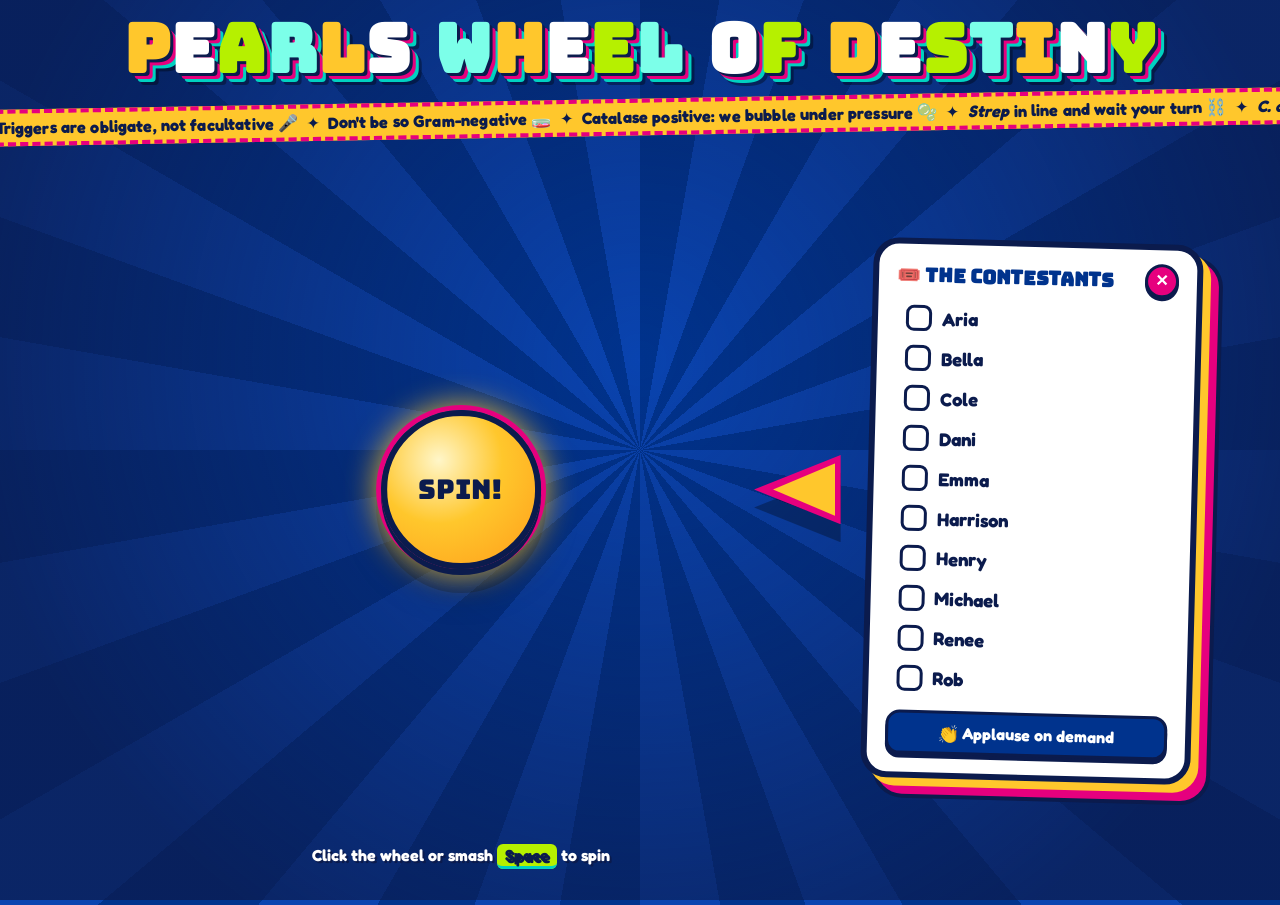
<file: index.html>
<!doctype html>
<html lang="en">
<head>
<meta charset="utf-8">
<meta name="viewport" content="width=device-width, initial-scale=1">
<title>PEARLS Wheel of Destiny</title>
<link rel="icon" href="data:image/svg+xml,<svg xmlns='http://www.w3.org/2000/svg' viewBox='0 0 100 100'><text y='.9em' font-size='90'>🎡</text></svg>">
<link rel="preconnect" href="https://fonts.googleapis.com">
<link rel="preconnect" href="https://fonts.gstatic.com" crossorigin>
<link href="https://fonts.googleapis.com/css2?family=Bungee&family=Bungee+Shade&family=Fredoka:wght@500;700&display=swap" rel="stylesheet">
<link rel="stylesheet" href="style.css?v=202611222313">
</head>
<body>
<header>
  <h1 id="title" aria-label="PEARLS Wheel of Destiny">PEARLS WHEEL OF DESTINY</h1>
  <div class="marquee" aria-hidden="true"><div class="marquee-inner"></div></div>
</header>

<main>
  <section class="stage">
    <div class="wheel-wrap" id="wheelWrap">
      <canvas id="wheel" aria-label="Spinning wheel of classmates"></canvas>
      <button id="spin" class="hub" type="button">SPIN!</button>
      <div class="pointer" id="pointer" aria-hidden="true"></div>
    </div>
    <p class="hint">Click the wheel or smash <kbd>Space</kbd> to spin</p>
  </section>

  <aside class="panel" id="panel">
    <div class="panel-head">
      <h2>🎟️ The Contestants</h2>
      <button type="button" id="hidePanel" aria-label="Hide the names panel" title="Hide panel">✕</button>
    </div>
    <fieldset id="list"></fieldset>
    <div class="buttons">
      <button type="button" id="clapBtn">👏 Applause on demand</button>
    </div>
  </aside>
</main>

<button type="button" id="showPanel" aria-label="Show the names panel">🎟️ Names</button>

<div id="banner" hidden aria-live="assertive"><p class="big" id="bannerBig"></p><p class="vs" id="bannerVs"></p></div>

<div class="modal" id="modal" hidden role="dialog" aria-modal="true" aria-labelledby="winnerName">
  <div class="burst" aria-hidden="true"></div>
  <div class="card" id="card">
    <p class="hype" id="hype">THE WHEEL HAS SPOKEN!</p>
    <div class="winner-row">
      <span class="clap" aria-hidden="true">👏</span>
      <p class="winner" id="winnerName"></p>
      <span class="clap flip" aria-hidden="true">👏</span>
    </div>
    <p class="sub" id="sub"></p>
    <button type="button" id="remove" class="primary">Remove &amp; carry on 🎤</button>
    <button type="button" id="keep" class="ghost">Oops — keep them on the wheel</button>
  </div>
</div>

<canvas id="confetti" aria-hidden="true"></canvas>
<div id="rain" aria-hidden="true"></div>
<script src="app.js?v=202611222313"></script>
</body>
</html>
</file>
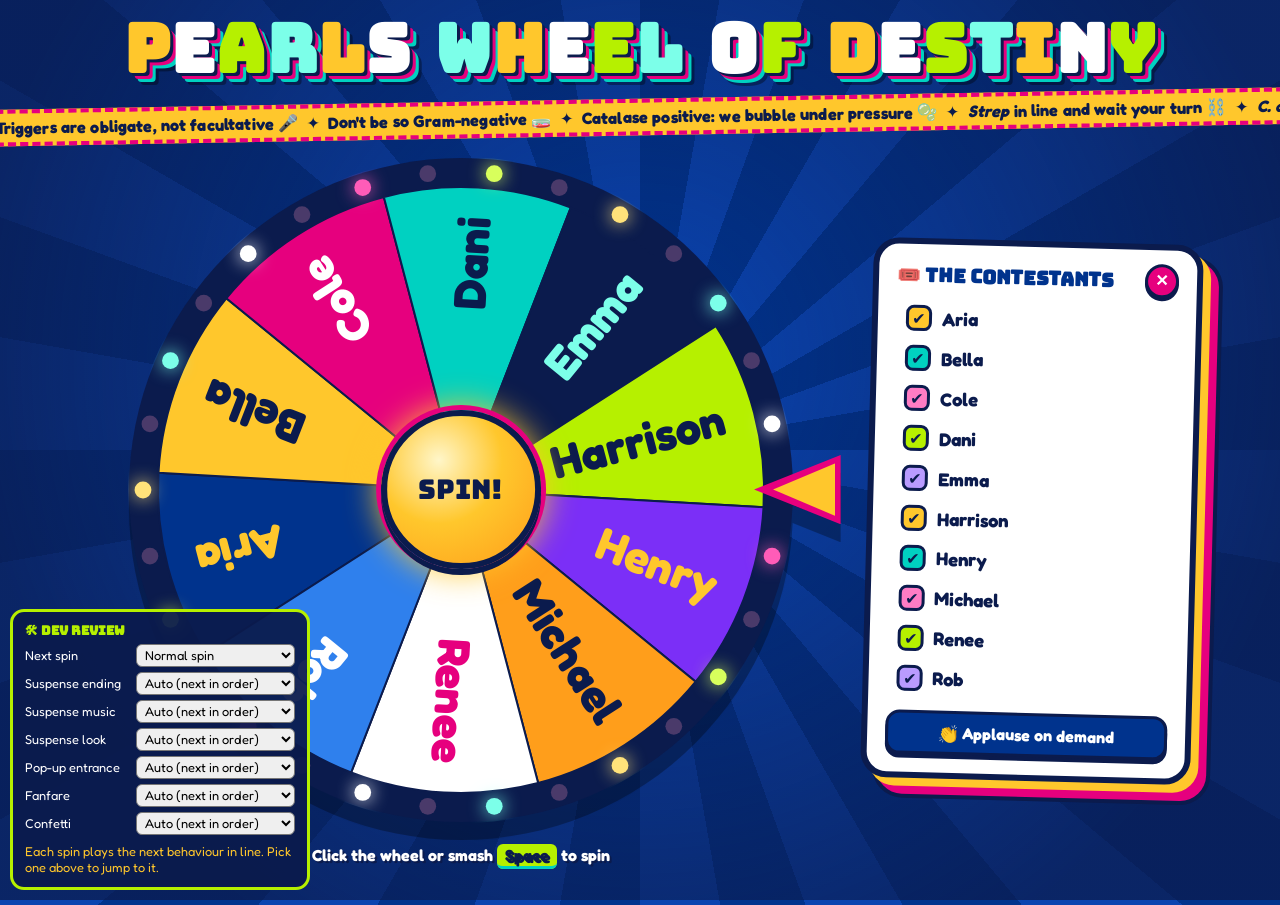
<file: dev/index.html>
<!doctype html>
<html lang="en" data-dev>
<head>
<meta charset="utf-8">
<meta name="viewport" content="width=device-width, initial-scale=1">
<title>PEARLS Wheel — dev review</title>
<meta name="robots" content="noindex">
<link rel="icon" href="data:image/svg+xml,<svg xmlns='http://www.w3.org/2000/svg' viewBox='0 0 100 100'><text y='.9em' font-size='90'>🎡</text></svg>">
<link rel="preconnect" href="https://fonts.googleapis.com">
<link rel="preconnect" href="https://fonts.gstatic.com" crossorigin>
<link href="https://fonts.googleapis.com/css2?family=Bungee&family=Bungee+Shade&family=Fredoka:wght@500;700&display=swap" rel="stylesheet">
<link rel="stylesheet" href="../style.css?v=202611222313">
</head>
<body>
<header>
  <h1 id="title" aria-label="PEARLS Wheel of Destiny">PEARLS WHEEL OF DESTINY</h1>
  <div class="marquee" aria-hidden="true"><div class="marquee-inner"></div></div>
</header>

<main>
  <section class="stage">
    <div class="wheel-wrap" id="wheelWrap">
      <canvas id="wheel" aria-label="Spinning wheel of classmates"></canvas>
      <button id="spin" class="hub" type="button">SPIN!</button>
      <div class="pointer" id="pointer" aria-hidden="true"></div>
    </div>
    <p class="hint">Click the wheel or smash <kbd>Space</kbd> to spin</p>
  </section>

  <aside class="panel" id="panel">
    <div class="panel-head">
      <h2>🎟️ The Contestants</h2>
      <button type="button" id="hidePanel" aria-label="Hide the names panel" title="Hide panel">✕</button>
    </div>
    <fieldset id="list"></fieldset>
    <div class="buttons">
      <button type="button" id="clapBtn">👏 Applause on demand</button>
    </div>
  </aside>
</main>

<button type="button" id="showPanel" aria-label="Show the names panel">🎟️ Names</button>

<div id="banner" hidden aria-live="assertive"><p class="big" id="bannerBig"></p><p class="vs" id="bannerVs"></p></div>

<div class="modal" id="modal" hidden role="dialog" aria-modal="true" aria-labelledby="winnerName">
  <div class="burst" aria-hidden="true"></div>
  <div class="card" id="card">
    <p class="hype" id="hype">THE WHEEL HAS SPOKEN!</p>
    <div class="winner-row">
      <span class="clap" aria-hidden="true">👏</span>
      <p class="winner" id="winnerName"></p>
      <span class="clap flip" aria-hidden="true">👏</span>
    </div>
    <p class="sub" id="sub"></p>
    <button type="button" id="remove" class="primary">Remove &amp; carry on 🎤</button>
    <button type="button" id="keep" class="ghost">Oops — keep them on the wheel</button>
  </div>
</div>

<canvas id="confetti" aria-hidden="true"></canvas>
<div id="rain" aria-hidden="true"></div>
<script src="../app.js?v=202611222313"></script>
</body>
</html>
</file>
<file: style.css>
:root {
  --blue: #00338D;
  --navy: #0B1B4D;
  --gold: #FFC72C;
  --orange: #FF9E1B;
  --sky: #2F80ED;
  --pink: #E6007E;
  --teal: #00D1C1;
  --lime: #B6F000;
  --purple: #7B2FF7;
  --white: #fff;
}
* { box-sizing: border-box; }
[hidden] { display: none !important; }
html, body { margin: 0; min-height: 100%; }
body {
  font-family: 'Fredoka', system-ui, sans-serif;
  color: var(--white);
  background: var(--navy);
  overflow-x: hidden;
}
/* rotating sunburst backdrop */
body::before {
  content: '';
  position: fixed;
  top: 50%; left: 50%;
  width: 300vmax; height: 300vmax;
  margin: -150vmax 0 0 -150vmax;
  background: repeating-conic-gradient(#00338D 0 10deg, #0a44b0 10deg 20deg);
  animation: spin 90s linear infinite;
  z-index: -2;
}
body::after {
  content: '';
  position: fixed; inset: 0;
  background: radial-gradient(circle at 50% 40%, transparent 0, rgba(11,27,77,.75) 80%);
  z-index: -1;
  pointer-events: none;
}
body.party::before {
  background: repeating-conic-gradient(#00338D 0 10deg, #FFC72C 10deg 20deg, #E6007E 20deg 30deg, #00D1C1 30deg 40deg, #7B2FF7 40deg 50deg, #B6F000 50deg 60deg);
  animation-duration: 6s;
}
@keyframes spin { to { transform: rotate(360deg); } }

/* ---------- header ---------- */
header { text-align: center; padding: 14px 8px 0; }
h1 {
  font-family: 'Bungee', sans-serif;
  font-size: clamp(1.7rem, 5.6vw, 4.2rem);
  margin: 0;
  line-height: 1.05;
  color: var(--gold);
  text-shadow: 3px 3px 0 var(--navy), 6px 6px 0 var(--pink), 9px 9px 0 var(--teal), 12px 12px 0 rgba(0,0,0,.35);
  letter-spacing: .02em;
}
h1 span { display: inline-block; animation: bop 1.2s ease-in-out infinite; }
h1 span:nth-child(4n+2) { color: var(--white); }
h1 span:nth-child(4n+3) { color: var(--lime); }
h1 span:nth-child(4n) { color: #7CFFE9; }
h1 span.sp { width: .35em; }
@keyframes bop {
  0%, 100% { transform: translateY(0) rotate(-4deg); }
  50% { transform: translateY(-.18em) rotate(5deg) scale(1.08); }
}
.marquee {
  margin: 14px auto 0;
  overflow: hidden;
  background: var(--gold);
  color: var(--navy);
  font-weight: 700;
  border-block: 4px dashed var(--pink);
  transform: rotate(-1deg) scale(1.02);
  white-space: nowrap;
}
.marquee-inner { display: inline-block; animation: scroll 22s linear infinite; padding: 4px 0; }
@keyframes scroll { to { transform: translateX(-50%); } }

/* ---------- layout ---------- */
main {
  display: grid;
  grid-template-columns: minmax(0, 1fr) 330px;
  gap: 28px;
  align-items: center;
  max-width: 1150px;
  margin: 0 auto;
  padding: 22px 18px 40px;
}
body.panel-hidden main { grid-template-columns: minmax(0, 1fr); }
body.panel-hidden .panel { display: none; }
.stage { position: relative; display: flex; flex-direction: column; align-items: center; }
.wheel-wrap {
  position: relative;
  width: min(100%, 74vh, 680px);
  aspect-ratio: 1;
  filter: drop-shadow(0 18px 0 rgba(0,0,0,.3));
  animation: breathe 3s ease-in-out infinite;
  transition: transform .7s cubic-bezier(.3, 1.4, .5, 1);
}
@keyframes breathe { 50% { transform: scale(1.015) rotate(.6deg); } }
body.spinning .wheel-wrap { animation: rumble .12s linear infinite; }
@keyframes rumble {
  0% { transform: translate(1px, -1px) rotate(-.3deg); }
  50% { transform: translate(-1px, 1px) rotate(.3deg); }
  100% { transform: translate(1px, 1px) rotate(0); }
}
#wheel { position: absolute; inset: 0; width: 100%; height: 100%; cursor: pointer; border-radius: 50%; }
.hub {
  position: absolute; top: 50%; left: 50%;
  width: 24%; aspect-ratio: 1;
  transform: translate(-50%, -50%);
  border-radius: 50%;
  border: 6px solid var(--navy);
  background: radial-gradient(circle at 35% 30%, #fff6c9, var(--gold) 45%, var(--orange));
  color: var(--navy);
  font-family: 'Bungee', sans-serif;
  font-size: clamp(.9rem, 2.6vw, 1.7rem);
  cursor: pointer;
  box-shadow: 0 6px 0 var(--navy), 0 0 0 5px var(--pink), 0 0 30px 6px rgba(255,199,44,.8);
  animation: pulse 1s ease-in-out infinite;
}
.hub:active { margin-top: 4px; }
body.spinning .hub, body.sus .hub { animation: none; cursor: wait; }
@keyframes pulse { 50% { transform: translate(-50%, -50%) scale(1.1) rotate(-6deg); } }
.pointer {
  position: absolute; top: 50%; right: -7%;
  width: 13%; aspect-ratio: 1.25;
  margin-top: -5.2%;
  transform-origin: 85% 50%;
  background: var(--pink);
  clip-path: polygon(0 50%, 100% 0, 100% 100%);
}
.pointer::after {
  content: ''; position: absolute; inset: 12% 6% 12% 22%;
  background: var(--gold);
  clip-path: polygon(0 50%, 100% 0, 100% 100%);
}
.hint { margin: 22px 0 0; font-weight: 700; text-shadow: 2px 2px 0 var(--navy); animation: wiggle 2s ease-in-out infinite; }
@keyframes wiggle { 0%,100% { transform: rotate(-2deg); } 50% { transform: rotate(2deg); } }
kbd { background: var(--lime); color: var(--navy); padding: 1px 8px; border-radius: 6px; border-bottom: 3px solid var(--teal); font-family: inherit; }
header, .panel, .hint { transition: opacity .5s; }

/* ---------- panel ---------- */
.panel {
  background: var(--white);
  color: var(--navy);
  border: 6px solid var(--navy);
  border-radius: 26px;
  padding: 14px 18px 18px;
  box-shadow: 8px 8px 0 var(--gold), 16px 16px 0 var(--pink), 16px 16px 0 4px var(--navy);
  transform: rotate(1.5deg);
}
.panel.nudge { animation: nudge .5s; }
@keyframes nudge { 20% { transform: rotate(-4deg) scale(1.06); } 60% { transform: rotate(5deg) scale(1.06); } }
.panel-head { display: flex; align-items: center; justify-content: space-between; gap: 8px; margin-bottom: 8px; }
.panel h2 { font-family: 'Bungee', sans-serif; font-size: 1.2rem; margin: 0; color: var(--blue); }
#hidePanel {
  flex: none; width: 34px; height: 34px; border-radius: 50%;
  border: 3px solid var(--navy); background: var(--pink); color: #fff;
  font-weight: 700; font-size: 1rem; cursor: pointer; line-height: 1;
  box-shadow: 0 3px 0 var(--navy);
}
#hidePanel:hover { transform: rotate(90deg) scale(1.1); }
#showPanel {
  display: none;
  position: fixed; right: 14px; bottom: 14px; z-index: 6;
  font-family: 'Fredoka', sans-serif; font-weight: 700; font-size: 1rem;
  padding: 10px 16px; border-radius: 99px;
  border: 4px solid var(--navy); background: var(--lime); color: var(--navy);
  box-shadow: 4px 4px 0 var(--pink); cursor: pointer;
}
body.panel-hidden #showPanel { display: block; }
body.spinning #showPanel, body.sus #showPanel, body.finale #showPanel { display: none; }
fieldset { border: 0; margin: 0; padding: 0; display: grid; gap: 4px; min-width: 0; }
.row {
  display: flex; align-items: center; gap: 10px;
  padding: 5px 10px;
  border-radius: 14px;
  font-size: 1.15rem; font-weight: 700;
  cursor: pointer;
  transition: transform .15s, background .15s;
}
.row:hover { background: #fff3c4; transform: scale(1.04) rotate(-1deg); }
.row input {
  appearance: none; -webkit-appearance: none;
  width: 26px; height: 26px; margin: 0; flex: none;
  border: 3px solid var(--navy); border-radius: 8px;
  background: #fff; cursor: pointer;
  display: grid; place-items: center;
}
.row:nth-child(5n+1) input:checked { background: var(--gold); }
.row:nth-child(5n+2) input:checked { background: var(--teal); }
.row:nth-child(5n+3) input:checked { background: #ff7cc4; }
.row:nth-child(5n+4) input:checked { background: var(--lime); }
.row:nth-child(5n) input:checked { background: #b99bff; }
.row input:checked::after { content: '✔'; font-size: 16px; color: var(--navy); }
.row input:focus-visible, button:focus-visible { outline: 4px solid var(--sky); outline-offset: 2px; }
.row.done .name { text-decoration: line-through wavy var(--pink); opacity: .55; }
.row .badge { margin-left: auto; font-size: .8rem; background: var(--purple); color: #fff; padding: 2px 8px; border-radius: 99px; }
.buttons { display: grid; gap: 8px; margin-top: 14px; }
.buttons button, .card button {
  font-family: 'Fredoka', sans-serif; font-weight: 700; font-size: 1rem;
  padding: 9px 12px;
  border: 3px solid var(--navy); border-radius: 14px;
  background: var(--blue); color: #fff;
  cursor: pointer;
  box-shadow: 0 4px 0 var(--navy);
  transition: transform .1s;
}
.buttons button:hover, .card button:hover { transform: translateY(-2px) rotate(-1.5deg) scale(1.03); }
.buttons button:active, .card button:active { transform: translateY(3px); box-shadow: 0 1px 0 var(--navy); }

/* ---------- winner modal ---------- */
.modal {
  position: fixed; inset: 0; z-index: 10;
  display: grid; place-items: center;
  background: rgba(11,27,77,.72);
  padding: 16px;
  overflow: hidden;
}
.burst {
  position: absolute; top: 50%; left: 50%;
  width: 220vmax; height: 220vmax; margin: -110vmax 0 0 -110vmax;
  background: repeating-conic-gradient(rgba(255,199,44,.55) 0 8deg, transparent 8deg 16deg, rgba(230,0,126,.4) 16deg 24deg, transparent 24deg 32deg, rgba(0,209,193,.4) 32deg 40deg, transparent 40deg 48deg);
  animation: spin 9s linear infinite;
}
.card {
  position: relative;
  width: min(680px, 100%);
  text-align: center;
  background: var(--white); color: var(--navy);
  border: 8px solid var(--navy); border-radius: 34px;
  padding: 22px 20px 24px;
  box-shadow: 0 0 0 8px var(--gold), 0 0 0 16px var(--pink), 0 0 0 24px var(--teal), 0 30px 60px 24px rgba(0,0,0,.5);
  animation: pop .7s cubic-bezier(.2, 1.9, .4, 1) both, sway 1.1s ease-in-out .7s infinite;
}
.card.in-drop { animation-name: drop, sway; animation-timing-function: cubic-bezier(.3, 1.6, .5, 1), ease-in-out; }
.card.in-slam { animation-name: slam, sway; animation-timing-function: cubic-bezier(.2, 1.2, .3, 1), ease-in-out; }
.card.in-flip { animation-name: flipin, sway; animation-timing-function: cubic-bezier(.2, 1.5, .4, 1), ease-in-out; }
@keyframes pop { from { transform: scale(0) rotate(-200deg); } }
@keyframes drop { from { transform: translateY(-120vh) rotate(25deg); } }
@keyframes slam { from { transform: scale(7); opacity: 0; } }
@keyframes flipin { from { transform: perspective(800px) rotateX(-540deg) scale(.2); } to { transform: perspective(800px) rotateX(0) scale(1); } }
@keyframes sway { 0%,100% { transform: rotate(-2deg) scale(1); } 50% { transform: rotate(2deg) scale(1.03); } }
.hype { font-family: 'Bungee', sans-serif; font-size: clamp(1rem, 3.5vw, 1.6rem); margin: 0; color: var(--purple); }
.winner-row { display: flex; align-items: center; justify-content: center; gap: 10px; }
.winner {
  font-family: 'Bungee Shade', 'Bungee', sans-serif;
  font-size: clamp(2.6rem, 13vw, 7rem);
  line-height: 1.1; margin: 6px 0;
  color: var(--blue);
  text-shadow: 4px 4px 0 var(--gold);
  animation: flash .9s steps(1) infinite;
  white-space: nowrap;
}
@keyframes flash {
  0% { color: var(--blue); text-shadow: 4px 4px 0 var(--gold); }
  33% { color: var(--pink); text-shadow: 4px 4px 0 var(--teal); }
  66% { color: var(--purple); text-shadow: 4px 4px 0 var(--lime); }
}
.clap { font-size: clamp(2rem, 8vw, 4.5rem); animation: clap .28s ease-in-out infinite alternate; }
.clap.flip { animation-delay: .14s; }
@keyframes clap { from { transform: rotate(-25deg) scale(.85); } to { transform: rotate(20deg) scale(1.25); } }
.sub { font-size: 1.2rem; font-weight: 700; margin: 0 0 16px; }
.card button { display: block; width: 100%; margin-top: 10px; }
.card .primary { font-size: 1.3rem; background: var(--gold); color: var(--navy); padding: 14px; }
.card .ghost { background: #fff; color: var(--blue); box-shadow: none; border-style: dashed; font-size: .9rem; }

/* ---------- confetti + emoji rain ---------- */
#confetti { position: fixed; inset: 0; width: 100%; height: 100%; pointer-events: none; z-index: 20; }
#rain { position: fixed; inset: 0; pointer-events: none; z-index: 21; overflow: hidden; }
#rain span { position: absolute; top: -12vh; animation: fall linear forwards; }
@keyframes fall { to { transform: translateY(125vh) rotate(720deg); } }

/* ---------- suspense banner ---------- */
#banner {
  position: fixed; top: 5vh; left: 0; right: 0; z-index: 9;
  text-align: center; pointer-events: none; padding: 0 10px;
}
#banner p { margin: 0; font-family: 'Bungee', sans-serif; }
#banner .big {
  font-size: clamp(1.8rem, 7vw, 5rem); line-height: 1.05;
  color: var(--gold);
  text-shadow: 4px 4px 0 var(--navy), 8px 8px 0 var(--pink);
  animation: thump .5s ease-in-out infinite;
}
#banner .vs {
  display: inline-block; margin-top: 10px;
  font-size: clamp(1rem, 3.2vw, 2rem);
  background: var(--white); color: var(--purple);
  border: 5px solid var(--navy); border-radius: 99px; padding: 4px 22px;
  box-shadow: 6px 6px 0 var(--lime);
  animation: wiggle .4s ease-in-out infinite;
}
#banner .vs:empty { display: none; }
@keyframes thump { 0%, 100% { transform: scale(1) rotate(-2deg); } 50% { transform: scale(1.12) rotate(2deg); } }

/* ---------- suspense crawl (three looks) ---------- */
body.sus .stage, body.finale .stage { z-index: 5; }
body.sus header, body.sus .panel, body.sus .hint { opacity: .12; }
body.sus .pointer { filter: drop-shadow(0 0 14px #fff); }
body.sus::after { animation: pulseDark .6s ease-in-out infinite; }
@keyframes pulseDark { 50% { opacity: .7; } }
/* 1: zoom in on the pointer */
body.sus-zoom .wheel-wrap { animation: none; transform: scale(1.5); transform-origin: 100% 50%; }
body.sus-zoom::after { background: radial-gradient(circle at 60% 50%, rgba(11,27,77,.3) 0, rgba(5,10,35,.95) 70%); }
/* 2: lights out, spotlight on the wheel */
body.sus-spot .wheel-wrap { animation: none; transform: scale(1.1); }
body.sus-spot::before { filter: brightness(.25); }
body.sus-spot::after { background: radial-gradient(circle at 50% 50%, transparent 0, rgba(0,0,0,.9) 60%); }
/* 3: everything trembles and the colours go strange */
body.sus-shake .wheel-wrap { animation: rumble .09s linear infinite; }
body.sus-shake::before { animation: spin 90s linear infinite, hue 1.2s linear infinite; }
body.sus-shake::after { background: radial-gradient(circle at 50% 50%, rgba(230,0,126,.15) 0, rgba(60,0,60,.85) 80%); }
@keyframes hue { to { filter: hue-rotate(360deg); } }

/* ---------- the grand (pointless) finale: four versions ---------- */
body.finale header, body.finale .hint { opacity: .2; }
body.finale .hub { animation: pulse .25s linear infinite; }
body.finale::before { background: repeating-conic-gradient(#00338D 0 10deg, #FFC72C 10deg 20deg, #E6007E 20deg 30deg); animation-duration: 3s; }

body.finale-loopy .wheel-wrap { animation: loopy var(--fdur, 7.6s) ease-in-out both; }
@keyframes loopy {
  0%   { transform: translate(0, 0) perspective(900px) rotateY(0) rotateX(0) scale(1); }
  10%  { transform: translate(-22vw, -8vh) perspective(900px) rotateY(0) rotateX(0) scale(.55); }
  22%  { transform: translate(16vw, 9vh) perspective(900px) rotateY(360deg) rotateX(0) scale(1.2); }
  35%  { transform: translate(-10vw, 12vh) perspective(900px) rotateY(360deg) rotateX(360deg) scale(.8); }
  48%  { transform: translate(0, -14vh) perspective(900px) rotateY(720deg) rotateX(360deg) scale(.35); }
  60%  { transform: translate(20vw, -6vh) perspective(900px) rotateY(720deg) rotateX(720deg) scale(1.25); }
  72%  { transform: translate(-18vw, 6vh) perspective(900px) rotateY(1080deg) rotateX(720deg) scale(.6); }
  86%  { transform: translate(0, 0) perspective(900px) rotateY(1440deg) rotateX(1080deg) scale(1.55); }
  93%  { transform: translate(0, 0) perspective(900px) rotateY(1440deg) rotateX(1080deg) scale(.9); }
  100% { transform: translate(0, 0) perspective(900px) rotateY(1440deg) rotateX(1080deg) scale(1); }
}

body.finale-rogue .wheel-wrap { animation: rogue var(--fdur, 8.4s) linear both; }
@keyframes rogue {
  0%   { transform: translate(0, 0) scale(1); }
  8%   { transform: translate(-30vw, -20vh) scale(.4); }
  22%  { transform: translate(30vw, 12vh) scale(.4); }
  36%  { transform: translate(-8vw, 24vh) scale(.4); }
  50%  { transform: translate(-32vw, -4vh) scale(.4); }
  64%  { transform: translate(24vw, -22vh) scale(.4); }
  78%  { transform: translate(30vw, 20vh) scale(.4); }
  90%  { transform: translate(0, 0) scale(.4); }
  96%  { transform: translate(0, 0) scale(1.2); }
  100% { transform: translate(0, 0) scale(1); }
}

body.finale-epic .wheel-wrap { animation: epic var(--fdur, 9.5s) ease-in both; }
body.finale-epic::before { filter: brightness(.3); animation-duration: 40s; }
body.finale-epic::after { background: linear-gradient(#000 0 13%, rgba(0,0,0,.55) 13% 87%, #000 87%); }
body.finale-epic .hub { animation: none; }
body.finale-epic #banner .big { animation: none; letter-spacing: .12em; color: #fff; text-shadow: 0 0 24px var(--gold); }
body.finale-epic #banner .vs { animation: none; background: transparent; border: 0; box-shadow: none; color: var(--gold); }
@keyframes epic {
  0%   { transform: scale(.75); }
  92%  { transform: scale(1.4); }
  96%  { transform: scale(1.6); }
  100% { transform: scale(1); }
}

body.finale-overload .wheel-wrap { animation: rumble .07s linear infinite; }
body.finale-overload main { animation: hue .45s linear infinite; }
body.finale-overload::before { animation: spin 1.2s linear infinite, hue .3s linear infinite; }
body.finale-overload #banner .big { animation: glitch .18s steps(2) infinite; color: var(--lime); text-shadow: -4px 0 0 var(--pink), 4px 0 0 var(--teal); }
@keyframes glitch { 50% { transform: translate(6px, -3px) skewX(-8deg); opacity: .7; } }

@media (max-width: 860px) {
  main { grid-template-columns: 1fr; padding-top: 18px; }
  .wheel-wrap { width: min(92vw, 62vh); }
  .panel { transform: none; max-width: 480px; width: 100%; margin: 0 auto; }
  fieldset { grid-template-columns: 1fr 1fr; }
}

/* ---------- /dev review panel ---------- */
#dev {
  position: fixed; left: 10px; bottom: 10px; z-index: 30;
  width: min(300px, calc(100vw - 20px));
  display: grid; gap: 5px;
  background: rgba(11,27,77,.94); color: #fff;
  border: 3px solid var(--lime); border-radius: 14px;
  padding: 10px 12px; font-size: .8rem;
}
#dev strong { color: var(--lime); font-family: 'Bungee', sans-serif; }
#dev label { display: grid; grid-template-columns: 105px 1fr; align-items: center; gap: 6px; }
#dev select { font: inherit; padding: 2px 4px; border-radius: 6px; min-width: 0; }
#dev p { margin: 4px 0 0; color: var(--gold); line-height: 1.3; }
.marquee i { font-style: italic; }
</file>
